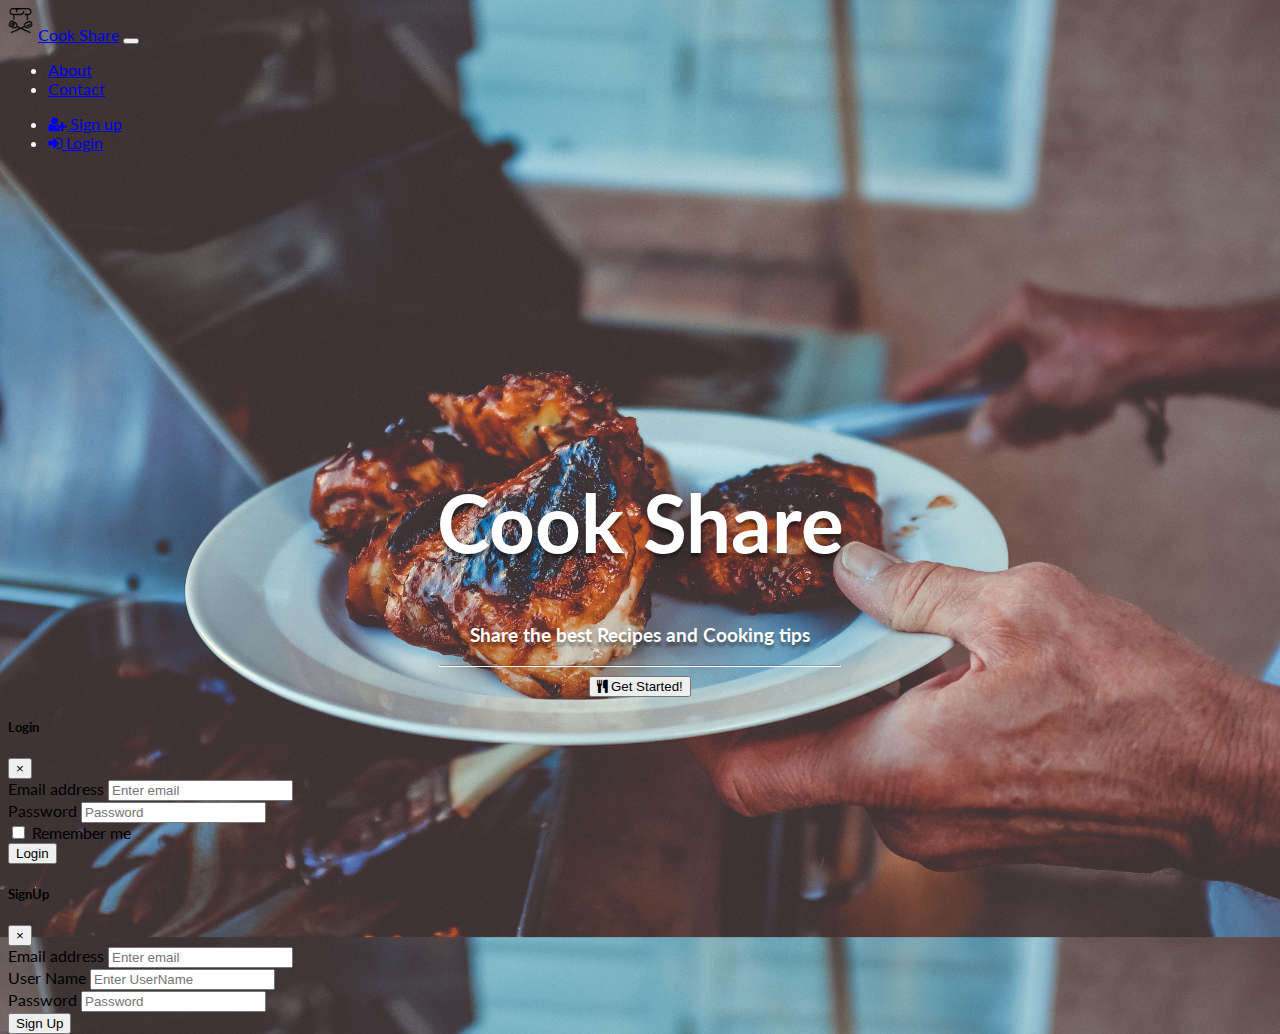
<file: index.html>
<!DOCTYPE html>
<html>
<head>
	<title>CookShare</title>
	<link rel="icon" href="css/cutlery.png">
	<link rel="stylesheet" href="https://maxcdn.bootstrapcdn.com/bootstrap/4.0.0-beta/css/bootstrap.min.css" integrity="sha384-/Y6pD6FV/Vv2HJnA6t+vslU6fwYXjCFtcEpHbNJ0lyAFsXTsjBbfaDjzALeQsN6M" crossorigin="anonymous">
	<link rel="stylesheet" href="css/index.css">
	<link href="https://fonts.googleapis.com/css?family=Lato:400,700" rel="stylesheet">
	<link rel="stylesheet" type="text/css" href="https://maxcdn.bootstrapcdn.com/font-awesome/4.7.0/css/font-awesome.min.css">
	<script src="https://cdnjs.cloudflare.com/ajax/libs/popper.js/1.11.0/umd/popper.min.js" integrity="sha384-b/U6ypiBEHpOf/4+1nzFpr53nxSS+GLCkfwBdFNTxtclqqenISfwAzpKaMNFNmj4" crossorigin="anonymous"></script>

</head>
<body>
	<nav class="navbar navbar-expand-lg navbar-light bg-light">
	<div class = container>
	  <a class="navbar-brand" href="#"><img src="css/cooker.png" class="logo">Cook Share</a>
	  <button class="navbar-toggler" type="button" data-toggle="collapse" data-target="#navbarSupportedContent" aria-controls="navbarSupportedContent" aria-expanded="false" aria-label="Toggle navigation">
	    <span class="navbar-toggler-icon"></span>
	  </button>

	  <div class="collapse navbar-collapse" id="navbarSupportedContent">
	    <ul class="navbar-nav mr-auto">
	      <li class="nav-item">
	        <a class="nav-link" href= "#">About</a>
	      </li>
	       <li class="nav-item">
	        <a class="nav-link" href="#">Contact</a>
	      </li>
	    </ul>
	     <ul class="navbar-nav navbar-right">
	      <li class="nav-item">
	        <a class="nav-link" data-toggle = "modal" data-target="#signupform" href="#"><i class="fa fa-user-plus" aria-hidden="true"></i> Sign up</a>
	      </li>
	      <li class="nav-item">
	         <a class="nav-link"  data-toggle = "modal" data-target="#loginform" href="#"><i class="fa fa-sign-in" aria-hidden="true"></i> Login</a>
	      </li>
	    </ul>
	   
	  </div>
	</div>
	</nav>
	<div class="container">
		<div class="row">
			<div class="col-lg-12">
				<div id = "content">
					<h1>Cook Share</h1>
					<h3>Share the best Recipes and Cooking tips</h3>
					<hr>
					<button class="btn btn-light"><i class="fa fa-cutlery" aria-hidden="true"></i> Get Started!</button>
				</div>
			</div>
		</div>
	</div>
	
	<div class="modal fade container" id = "loginform"  aria-hidden="true">
	  <div class="modal-dialog modal-sm" role="document">
	  	<div class="modal-content">
	  		<div class="modal-header">
	  			<h5 class="modal-title" id="exampleModalLabel">Login</h5>
	  	 		<button type="button" class="close"  aria-label="Close" data-dismiss = 'modal'>
          			<span aria-hidden="true">&times;</span>
        		</button>
	  		</div>
	  		<div class="modal-body">
				<form>
				  <div class="form-group">
				    <label for="exampleInputEmail1">Email address</label>
				    <input type="email" class="form-control" id="exampleInputEmail1" aria-describedby="emailHelp" placeholder="Enter email">
				    
				  </div>
				  <div class="form-group">
				    <label for="exampleInputPassword1">Password</label>
				    <input type="password" class="form-control" id="exampleInputPassword1" placeholder="Password">
				  </div>
				  <div class="form-check">
				    <label class="form-check-label">
				      <input type="checkbox" class="form-check-input">
				      Remember me
				    </label>
				   </div>
				 </form>
	  		</div>
	  		<div class = "modal-footer">
		  <button type="submit" class="btn btn-primary submitlog" data-dismiss = 'modal' >Login</button>
	  </div>
	</div>
	</div>
	</div>
	
	<!-- Sign up -->
	<div class="modal fade container" id = "signupform" tabindex="-1" role="dialog" aria-labelledby="signupform" aria-hidden="true">
	  <div class="modal-dialog modal-sm" role="document">
	  	<div class="modal-content">
	  		<div class="modal-header">
	  			<h5 class="modal-title" id="exampleModalLabel">SignUp</h5>
	  	 		<button type="button" class="close"  aria-label="Close" data-dismiss = 'modal'>
          			<span aria-hidden="true">&times;</span>
        		</button>
	  		</div>
	  		<div class="modal-body">
				<form>
				  <div class="form-group">
				    <label for="regisEmail">Email address</label>
				    <input type="email" class="form-control" id="regisEmail" aria-describedby="emailHelp" placeholder="Enter email">
				    
				  </div>
				  <div class="form-group">
				    <label for="userName">User Name</label>
				    <input type="text" class="form-control" id="userName"  placeholder="Enter UserName">
				    
				  </div>
				  <div class="form-group">
				    <label for="InputPasswordRe">Password</label>
				    <input type="password" class="form-control" id="InputPasswordRe" placeholder="Password">
				  </div>
				 
				 </form>
	  		</div>
	  		<div class = "modal-footer">
		  <button type="submit" class="btn btn-primary submitlog" data-dismiss = 'modal' >Sign Up</button>
	  </div>
	</div>
	</div>
	</div>
	<script type= "text/javascript" src="https://code.jquery.com/jquery-3.2.1.js"></script>
	<script src="https://maxcdn.bootstrapcdn.com/bootstrap/4.0.0-beta/js/bootstrap.min.js"></script>
	
</body>
</html>
</file>
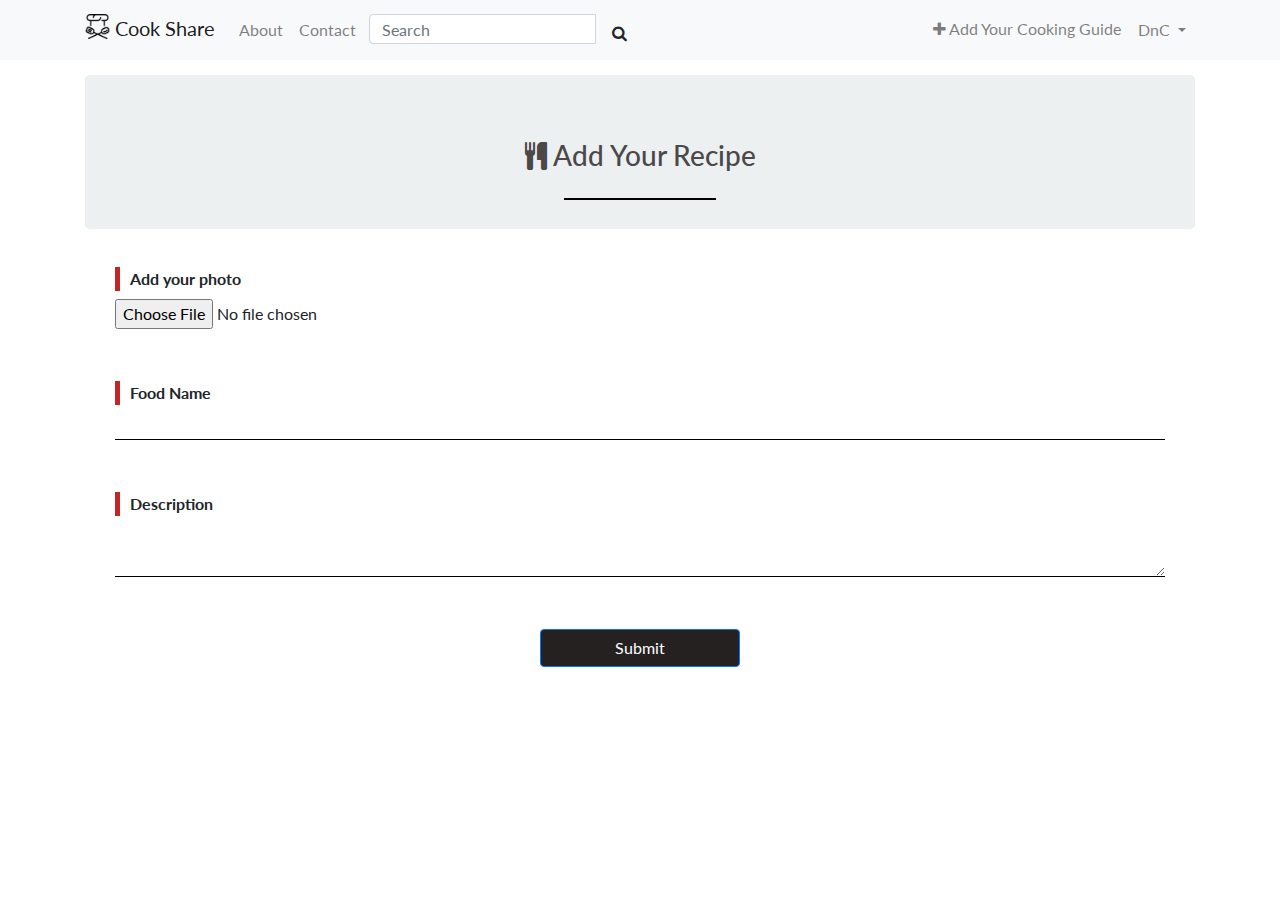
<file: addCongThuc.html>
<!DOCTYPE html>
<html>
<head>
	<title>CookShare</title>
	<link rel="icon" href="css/cutlery.png">

	<link rel="stylesheet" href="https://maxcdn.bootstrapcdn.com/bootstrap/4.0.0-beta/css/bootstrap.min.css" >
	<link rel="stylesheet" href="css/Share.css">
	<link rel="stylesheet" href="css/addcongthuc.css">
	
	<link href="https://fonts.googleapis.com/css?family=Lato:400,700" rel="stylesheet">
	<link rel="stylesheet" type="text/css" href="https://maxcdn.bootstrapcdn.com/font-awesome/4.7.0/css/font-awesome.min.css">
	<script src="https://cdnjs.cloudflare.com/ajax/libs/popper.js/1.11.0/umd/popper.min.js" integrity="sha384-b/U6ypiBEHpOf/4+1nzFpr53nxSS+GLCkfwBdFNTxtclqqenISfwAzpKaMNFNmj4" crossorigin="anonymous"></script>


</head>
<body>
	<nav class="navbar navbar-expand-lg navbar-light bg-light navbar-fixed-top">
	<div class = container>
		<div class="navbar-header">
		 	<a class="navbar-brand" href="#"><img src="css/cooker.png" class="logo">Cook Share</a>	 
		</div>
	  <div class="collapse navbar-collapse" id="navbarSupportedContent">
	    <ul class="navbar-nav mr-auto">
	    
	      <li class="nav-item">
	        <a class="nav-link" href= "#">About</a>
	      </li>
	      <li class="nav-item">
	        <a class="nav-link" href="#">Contact</a>
	      </li>
		  <li class="navbar-form" role="search">
		 
		    <div class="input-group">
		      <input class="form-control" placeholder="Search" name="srch-term" id="srch-term" type="text">	      
		      <button class="btn btn-default mybtn" type="submit"><i class="fa fa-search" aria-hidden="true"></i></button>
		    </div>
	
	      </li>
	    </ul>
	    <!-- neu chua dang nhap
	     <ul class="navbar-nav navbar-right">
	      <li class="nav-item">
	        <a class="nav-link" data-toggle = "modal" data-target="#signupform" href="#"><i class="fa fa-user-plus" aria-hidden="true"></i> Sign up</a>
	      </li>
	      <li class="nav-item">
	         <a class="nav-link"  data-toggle = "modal" data-target="#loginform" href="#"><i class="fa fa-sign-in" aria-hidden="true"></i> Login</a>
	      </li>
	    </ul>
	    -->
		 </ul>
	     <ul class="nav navbar-nav navbar-right">
	      <li class="nav-item">
	        <a class="nav-link" herf = "#"><i class="fa fa-plus" aria-hidden="true"></i> Add Your Cooking Guide</a>
	      </li>
	      <li class="nav-item dropdown">
	          <a class="btn dropdown-toggle nav-link" id="dropdownMenuButton" data-toggle="dropdown" aria-haspopup="true" aria-expanded="false">
			    DnC
			  </a>
			  <div class="dropdown-menu" aria-labelledby="dropdownMenuButton">
			    <a class="dropdown-item" href="#">Your Post</a>
			    <a class="dropdown-item" href="#">Edit</a>
			    <a class="dropdown-item" href="#">Log Out</a>
			  </div>
	      </li>
	    </ul>
	  </div>
	</div>
	</nav>
	<div class="container">
		<div class="jumbotron">
			<h3><i class="fa fa-cutlery" aria-hidden="true"></i> Add Your Recipe</h3>
			<hr>
		</div>
		<form>
		<div class="row has-feedback">
			<div class="col-lg-12 form-group">
				<label for = "food-image" class = "labelName"> Add your photo</label>
				<input type="file" name = "food-image" class="form-control-file" >	
			</div>
	    </div>
	    
		<div class = "row has-feedback">
			<div class="col-lg-12 form-group">
				<label class = "labelName" for ="food_Name">Food Name</label>
				<br>
				<input type="text" name="food_Name" class="form_addFood">	
			</div>
		</div>
		<div class = "row has-feedback">
			<div class="col-lg-12 form-group">
				<label class = "labelName" for ="food_Des">Description</label>
				<br>
				<textarea type="text" name="food_Des" class="form_addFood"></textarea>
			</div>
		</div>
		<button type="submit" class="btn btn-primary submitConthuc" data-dismiss = 'modal' >Submit</button>
	   </form>
	</div>

	<script type= "text/javascript" src="https://code.jquery.com/jquery-3.2.1.js"></script>
	<script src="https://maxcdn.bootstrapcdn.com/bootstrap/4.0.0-beta/js/bootstrap.min.js"></script>
	
</body>
</html>
</file>
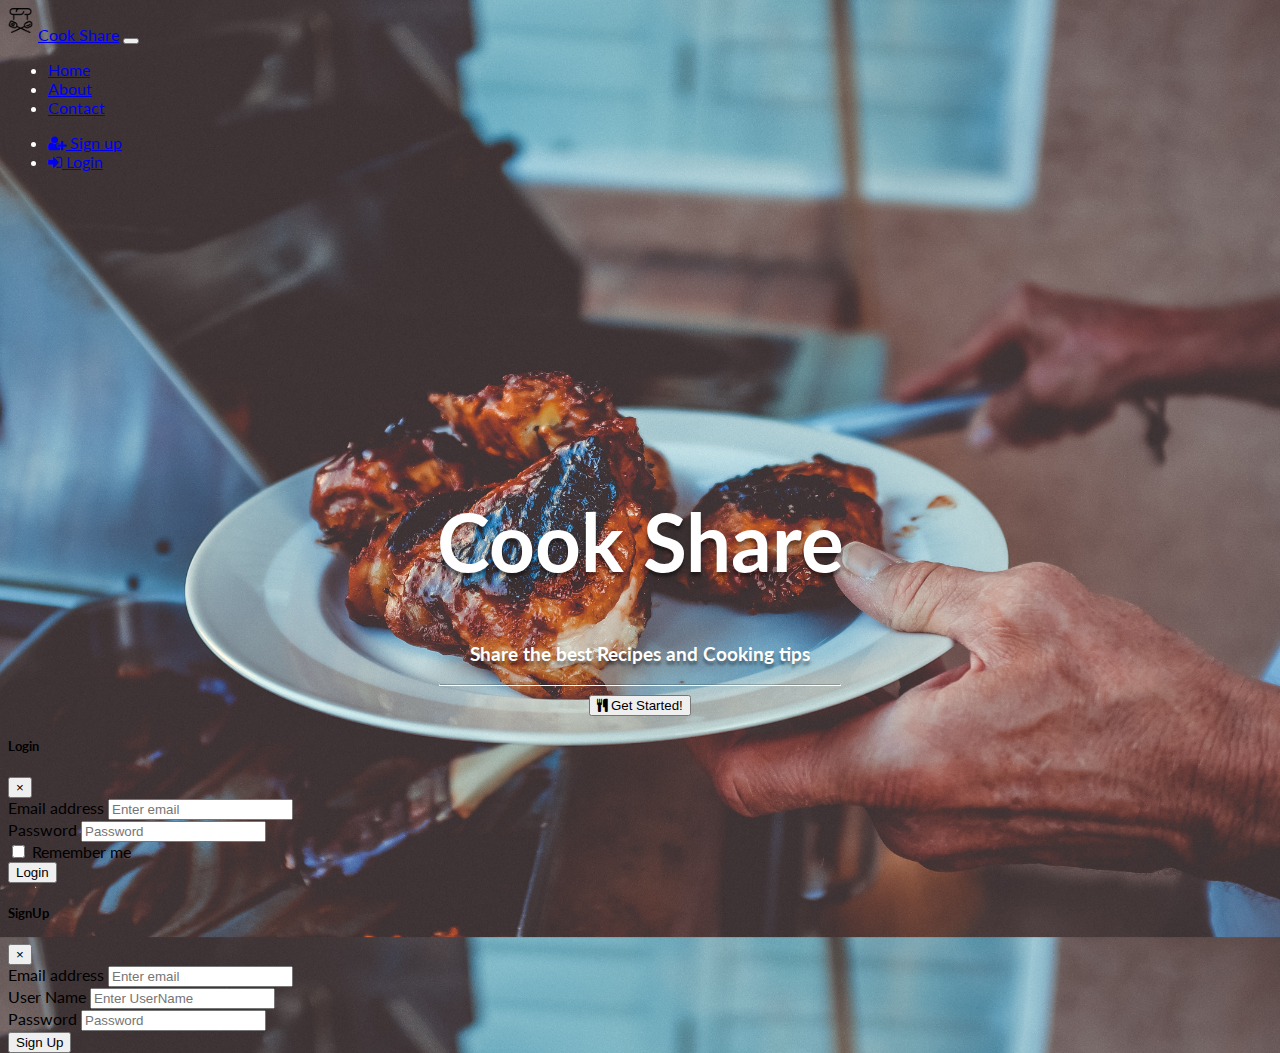
<file: loginFormDemo.html>
<!DOCTYPE html>
<html>
<head>
	<title>CookShare</title>
	<link rel="icon" href="css/cutlery.png">
	<link rel="stylesheet" href="https://maxcdn.bootstrapcdn.com/bootstrap/4.0.0-beta/css/bootstrap.min.css" integrity="sha384-/Y6pD6FV/Vv2HJnA6t+vslU6fwYXjCFtcEpHbNJ0lyAFsXTsjBbfaDjzALeQsN6M" crossorigin="anonymous">
	<link rel="stylesheet" href="css/index.css">
	<link href="https://fonts.googleapis.com/css?family=Lato:400,700" rel="stylesheet">
	<link rel="stylesheet" type="text/css" href="https://maxcdn.bootstrapcdn.com/font-awesome/4.7.0/css/font-awesome.min.css">
	<script src="https://cdnjs.cloudflare.com/ajax/libs/popper.js/1.11.0/umd/popper.min.js" integrity="sha384-b/U6ypiBEHpOf/4+1nzFpr53nxSS+GLCkfwBdFNTxtclqqenISfwAzpKaMNFNmj4" crossorigin="anonymous"></script>

</head>
<body>
	<nav class="navbar navbar-expand-lg navbar-light bg-light">
	<div class = container>
	  <a class="navbar-brand" href="#"><img src="css/cooker.png" class="logo">Cook Share</a>
	  <button class="navbar-toggler" type="button" data-toggle="collapse" data-target="#navbarSupportedContent" aria-controls="navbarSupportedContent" aria-expanded="false" aria-label="Toggle navigation">
	    <span class="navbar-toggler-icon"></span>
	  </button>

	  <div class="collapse navbar-collapse" id="navbarSupportedContent">
	    <ul class="navbar-nav mr-auto">
	      <li class="nav-item">
	        <a class="nav-link" href="#">Home</a>
	      </li>
	      <li class="nav-item">
	        <a class="nav-link" href= "#">About</a>
	      </li>
	       <li class="nav-item">
	        <a class="nav-link" href="#">Contact</a>
	      </li>
	    </ul>
	     <ul class="navbar-nav navbar-right">
	      <li class="nav-item">
	        <a class="nav-link" data-toggle = "modal" data-target="#signupform" href="#"><i class="fa fa-user-plus" aria-hidden="true"></i> Sign up</a>
	      </li>
	      <li class="nav-item">
	         <a class="nav-link"  data-toggle = "modal" data-target="#loginform" href="#"><i class="fa fa-sign-in" aria-hidden="true"></i> Login</a>
	      </li>
	    </ul>
	   
	  </div>
	</div>
	</nav>
	<div class="container">
		<div class="row">
			<div class="col-lg-12">
				<div id = "content">
					<h1>Cook Share</h1>
					<h3>Share the best Recipes and Cooking tips</h3>
					<hr>
					<button class="btn btn-light"><i class="fa fa-cutlery" aria-hidden="true"></i> Get Started!</button>
				</div>
			</div>
		</div>
	</div>
	
	<div class="modal fade container" id = "loginform"  aria-hidden="true">
	  <div class="modal-dialog modal-sm" role="document">
	  	<div class="modal-content">
	  		<div class="modal-header">
	  			<h5 class="modal-title" id="exampleModalLabel">Login</h5>
	  	 		<button type="button" class="close"  aria-label="Close" data-dismiss = 'modal'>
          			<span aria-hidden="true">&times;</span>
        		</button>
	  		</div>
	  		<div class="modal-body">
				<form>
				  <div class="form-group">
				    <label for="exampleInputEmail1">Email address</label>
				    <input type="email" class="form-control" id="exampleInputEmail1" aria-describedby="emailHelp" placeholder="Enter email">
				    
				  </div>
				  <div class="form-group">
				    <label for="exampleInputPassword1">Password</label>
				    <input type="password" class="form-control" id="exampleInputPassword1" placeholder="Password">
				  </div>
				  <div class="form-check">
				    <label class="form-check-label">
				      <input type="checkbox" class="form-check-input">
				      Remember me
				    </label>
				   </div>
				 </form>
	  		</div>
	  		<div class = "modal-footer">
		  <button type="submit" class="btn btn-primary submitlog" data-dismiss = 'modal' >Login</button>
	  </div>
	</div>
	</div>
	</div>
	
	<!-- Sign up -->
	<div class="modal fade container" id = "signupform" tabindex="-1" role="dialog" aria-labelledby="signupform" aria-hidden="true">
	  <div class="modal-dialog modal-sm" role="document">
	  	<div class="modal-content">
	  		<div class="modal-header">
	  			<h5 class="modal-title" id="exampleModalLabel">SignUp</h5>
	  	 		<button type="button" class="close"  aria-label="Close" data-dismiss = 'modal'>
          			<span aria-hidden="true">&times;</span>
        		</button>
	  		</div>
	  		<div class="modal-body">
				<form>
				  <div class="form-group">
				    <label for="regisEmail">Email address</label>
				    <input type="email" class="form-control" id="regisEmail" aria-describedby="emailHelp" placeholder="Enter email">
				    
				  </div>
				  <div class="form-group">
				    <label for="userName">User Name</label>
				    <input type="text" class="form-control" id="userName"  placeholder="Enter UserName">
				    
				  </div>
				  <div class="form-group">
				    <label for="InputPasswordRe">Password</label>
				    <input type="password" class="form-control" id="InputPasswordRe" placeholder="Password">
				  </div>
				 
				 </form>
	  		</div>
	  		<div class = "modal-footer">
		  <button type="submit" class="btn btn-primary submitlog" data-dismiss = 'modal' >Sign Up</button>
	  </div>
	</div>
	</div>
	</div>
	<script type= "text/javascript" src="https://code.jquery.com/jquery-3.2.1.js"></script>
	<script src="https://maxcdn.bootstrapcdn.com/bootstrap/4.0.0-beta/js/bootstrap.min.js"></script>
	
</body>
</html>
</file>
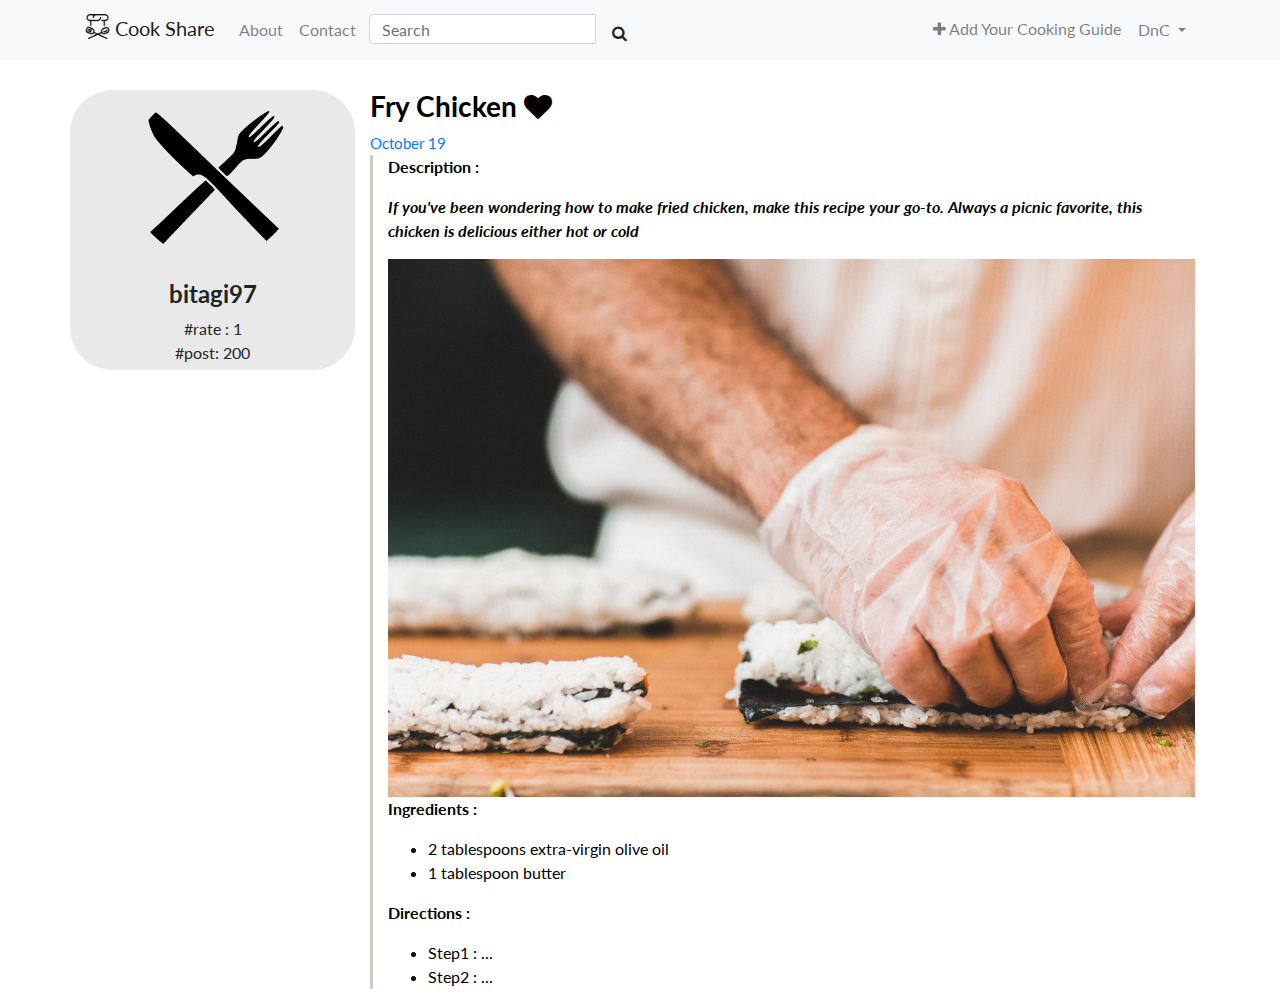
<file: post.html>
<!DOCTYPE html>
<html>
<head>
	<title>CookShare</title>
	<link rel="icon" href="css/cutlery.png">

	<link rel="stylesheet" href="https://maxcdn.bootstrapcdn.com/bootstrap/4.0.0-beta/css/bootstrap.min.css" >
	<link rel="stylesheet" href="css/Share.css">
	<link rel="stylesheet" href="css/user.css">
	
	<link href="https://fonts.googleapis.com/css?family=Lato:400,700" rel="stylesheet">
	<link rel="stylesheet" type="text/css" href="https://maxcdn.bootstrapcdn.com/font-awesome/4.7.0/css/font-awesome.min.css">
	<script src="https://cdnjs.cloudflare.com/ajax/libs/popper.js/1.11.0/umd/popper.min.js" integrity="sha384-b/U6ypiBEHpOf/4+1nzFpr53nxSS+GLCkfwBdFNTxtclqqenISfwAzpKaMNFNmj4" crossorigin="anonymous"></script>


</head>
<body>
	<nav class="navbar navbar-expand-lg navbar-light bg-light navbar-fixed-top">
	<div class = container>
		<div class="navbar-header">
		 	<a class="navbar-brand" href="#"><img src="css/cooker.png" class="logo">Cook Share</a>	 
		</div>
	  <div class="collapse navbar-collapse" id="navbarSupportedContent">
	    <ul class="navbar-nav mr-auto">
	    
	      <li class="nav-item">
	        <a class="nav-link" href= "#">About</a>
	      </li>
	      <li class="nav-item">
	        <a class="nav-link" href="#">Contact</a>
	      </li>
		  <li class="navbar-form" role="search">
		 
		    <div class="input-group">
		      <input class="form-control" placeholder="Search" name="srch-term" id="srch-term" type="text">	      
		      <button class="btn btn-default mybtn" type="submit"><i class="fa fa-search" aria-hidden="true"></i></button>
		    </div>
	
	      </li>
	    </ul>
	    <!-- neu chua dang nhap
	     <ul class="navbar-nav navbar-right">
	      <li class="nav-item">
	        <a class="nav-link" data-toggle = "modal" data-target="#signupform" href="#"><i class="fa fa-user-plus" aria-hidden="true"></i> Sign up</a>
	      </li>
	      <li class="nav-item">
	         <a class="nav-link"  data-toggle = "modal" data-target="#loginform" href="#"><i class="fa fa-sign-in" aria-hidden="true"></i> Login</a>
	      </li>
	    </ul>
	    -->
		 </ul>
	     <ul class="nav navbar-nav navbar-right">
	      <li class="nav-item">
	        <a class="nav-link" herf = "#"><i class="fa fa-plus" aria-hidden="true"></i> Add Your Cooking Guide</a>
	      </li>
	      <li class="nav-item dropdown">
	          <a class="btn dropdown-toggle nav-link" id="dropdownMenuButton" data-toggle="dropdown" aria-haspopup="true" aria-expanded="false">
			    DnC
			  </a>
			  <div class="dropdown-menu" aria-labelledby="dropdownMenuButton">
			    <a class="dropdown-item" href="#">Your Post</a>
			    <a class="dropdown-item" href="#">Edit</a>
			    <a class="dropdown-item" href="#">Log Out</a>
			  </div>
	      </li>
	    </ul>
	  </div>
	</div>
	</nav>
	<div class="container">
		<div class="row">
			<div class="col-lg-3 style-col infor ">
				<div class = "avartar">
					<img src="css/avarta.png"  alt="">
				</div>	
				<div class="nameInfor">
					 <h4>bitagi97</h4>
				</div>
				<div class="basicInfor">
						<span>#rate : 1</span>
						<span>#post: 200</span>
				</div>
			</div>
				
			<div class="col-lg-9 style-col postUser">	
				<div class = "CongThucNauAn">
					<div class = "foodName" id ="foodName">
						<h3>Fry Chicken  <i onclick="likeFunc(this)" class="fa fa-heart likeStyle"></i></h3> 

					</div>
					
					<div class="userDangBai" id = "postDate">
						<a href="abc" title="">October 19 </a>
					</div>
					
					<div id = "NoiDung">
						
						<div id = "Description">
							<p><b>Description : </b></p>
							<p><b><i>If you've been wondering how to make fried chicken, make this recipe your go-to. Always a picnic favorite, this chicken is delicious either hot or cold</i></b> </p>
							
						</div>
						<img class = "thumbnail" src="css/cook.jpg" alt="">
						<div id = "ingredients">
							<p><b>Ingredients : </b></p>
							<ul>
								<li>2 tablespoons extra-virgin olive oil</li>
								<li>1 tablespoon butter</li>
							</ul>
						</div>
						<div id = "detail">
							<p><b>Directions : </b></p>
							<ul>
								<li>Step1 : ...</li>
								<li>Step2 : ...</li>
							</ul>
						</div>
					</div>
				</div>

				<!--                 sdf   -->
					
			</div>
	</div>	

	<script type= "text/javascript" src="https://code.jquery.com/jquery-3.2.1.js"></script>
	<script src="https://maxcdn.bootstrapcdn.com/bootstrap/4.0.0-beta/js/bootstrap.min.js"></script>
	<script>
	function likeFunc(x) {
	    x.classList.toggle("redLike");
	}
</script>
</body>
</html>
</file>
<file: css/index.css>
#content {
	text-align: center;
	padding-top: 20%;
	text-shadow: 0px 4px 3px rgba(0,0,0,0.4),
				0px 8px 13px rgba(0,0,0,0.1),0px 18px 23px rgba(0,0,0,0.1);
}

.logo {
	width: 25px;
	height: 25px;
	margin-bottom: 8px;
	margin-right: 5px;
}
body {
	background : url("cook3.jpg");
	background-size: cover;
	background-position: center;
	font-family: Lato;
	color:  white;
}
h1 {
	font-weight:  700;
	font-size: 5em;
}

html {
	height: 100%;
}

hr {
	border: 1px solid white;
	width: 400px;
	border-top: 1px solid #f8f8f8;
	border-top: 1px solid rgba(0,0,0,0.2);
	
}

.loginbt {
	background-color: GhostWhite ;
	margin-left: 4px;
	margin-top: 4px;
}
#loginform {
	color : black;
}
#signupform {
	color : black;
}
</file>
<file: css/Share.css>
#content {
	text-align: center;
	padding-top: 20%;
	text-shadow: 0px 4px 3px rgba(0,0,0,0.4),
				0px 8px 13px rgba(0,0,0,0.1),0px 18px 23px rgba(0,0,0,0.1);
}

.logo {
	width: 25px;
	height: 25px;
	margin-bottom: 8px;
	margin-right: 5px;
}
body {
	
	background-size: cover;
	background-position: center;
	font-family: Lato;
	
}
h1 {
	font-weight:  700;
	font-size: 5em;
}

html {
	height: 100%;
}

hr {
	width: 400px;
	border-top: 1px solid #f8f8f8;
	border-top: 1px solid rgba(0,0,0,0.2);
	border: 1px solid black;

}

.loginbt {
	background-color: GhostWhite ;
	margin-left: 4px;
	margin-top: 4px;
}
#loginform {
	color : black;
}
#signupform {
	color : black;
}
/* stop the glowing blue shadow */
table {
	color: black;
}
.form-control{
	height: 30px;
	margin-top: 4px;
	margin-right: 5px;
	margin-left: 5px;

}
.input-group-btn {
	height:5px;
	margin-top: 15px;
	margin-right: 5px;
}
.mybtn {
	height:30px;
	margin-top: 4px;
	margin-left: -2px;	
}

.table {
	margin-top: 10%;
}
.caption-table {
	color: black;
	font-weight: bold;
	margin-bottom: -20px;
	
}

.style-col {
	margin-top: 30px;
}
.table td, .table th {
    padding: .45rem;
    border-top: 1px solid #e9ecef;
}

.table thead th {
    vertical-align: bottom;
    border-bottom: 1px solid #e9ecef;
}
.col-number {
	width: 10%;
} 

.foodName {
	color: black;
	font-weight: bold;
	font-size: 18px;
}
.foodName>h3 {
	color: black;
	font-weight: bold;

}
.userDangBai {
	color: black;
	color: #A39C9C;
	font-size: 15px;
}

.CongThucNauAn{
	color :black;
}
.hTitle {
	color : black;
	font-weight: bold;
}

.thumbnail {
	width: 100%;
	height: 25%;
}

.nameFood {
	color: black;
	font-weight: bold;
}

.makeBy {
	
	color: #A39C9C;
	font-size: 15px;
}

.black_font {
	color : black;
}
</file>
<file: css/addcongthuc.css>
.jumbotron{
	color: #4B4848;
	background-color: #ecf0f1;
	height: 154px;
	margin-top: 15px;

}
h3 {
	padding-left: 39%;
	margin-bottom: 50px;
}

hr {
	margin-top: -25px;
	width: 150px;
}

.form_addFood {
	border: none;
	border-bottom: 1px solid;
	width: 100%;
}

.form-row {
	padding: 6px 0;
    clear: both;
    overflow: hidden;
}
.has-feedback {
    position: relative;
    padding: 6px 30px 30px 30px;
}
.labelName {
	border-left: 5px solid #C42525;
	padding-left: 10px;
	font-weight: bold;
}
.overlay {
    position: absolute;
    width: 100%;
    height: 100%;
    vertical-align: middle;
    display: table-cell;
    visibility: visible;
    padding-top: 30px;
    font-size: 14px;
}
.submitConthuc {
	padding:6px	;
	width: 200px;
	margin-left: 41%;
	background-color: #252121;
}

.submitConthuc:hover {
	
	background-color: #5A1111;
}
</file>
<file: css/user.css>
.avartar>img {
	width:170px;
	height: 170px;
  	display: block;
    margin-left: auto;
    margin-right: auto;
	border-radius: 50%;
}
.infor {

	height: 280px;
	width: 300px;
	z-index: 1;
	background-color: #E9E9E9;
	background-size: cover;
	background-position: center;
	border-radius: 15%;
	
}
.nameInfor>h4 {
	text-align: center;	
	font-weight: bold;
	
}
.nameInfor {
	margin-top: 20px;
}
.basicInfor>span {
	text-align: center;
	margin-left: auto;
	margin-right: auto;
	display: block;	
}

#NoiDung {
	border-left: 3px solid #D3CACA;
	padding-left: 15px;
}

.redLike {
	color : rgba(206, 20, 20, 0.84);
}
</file>
